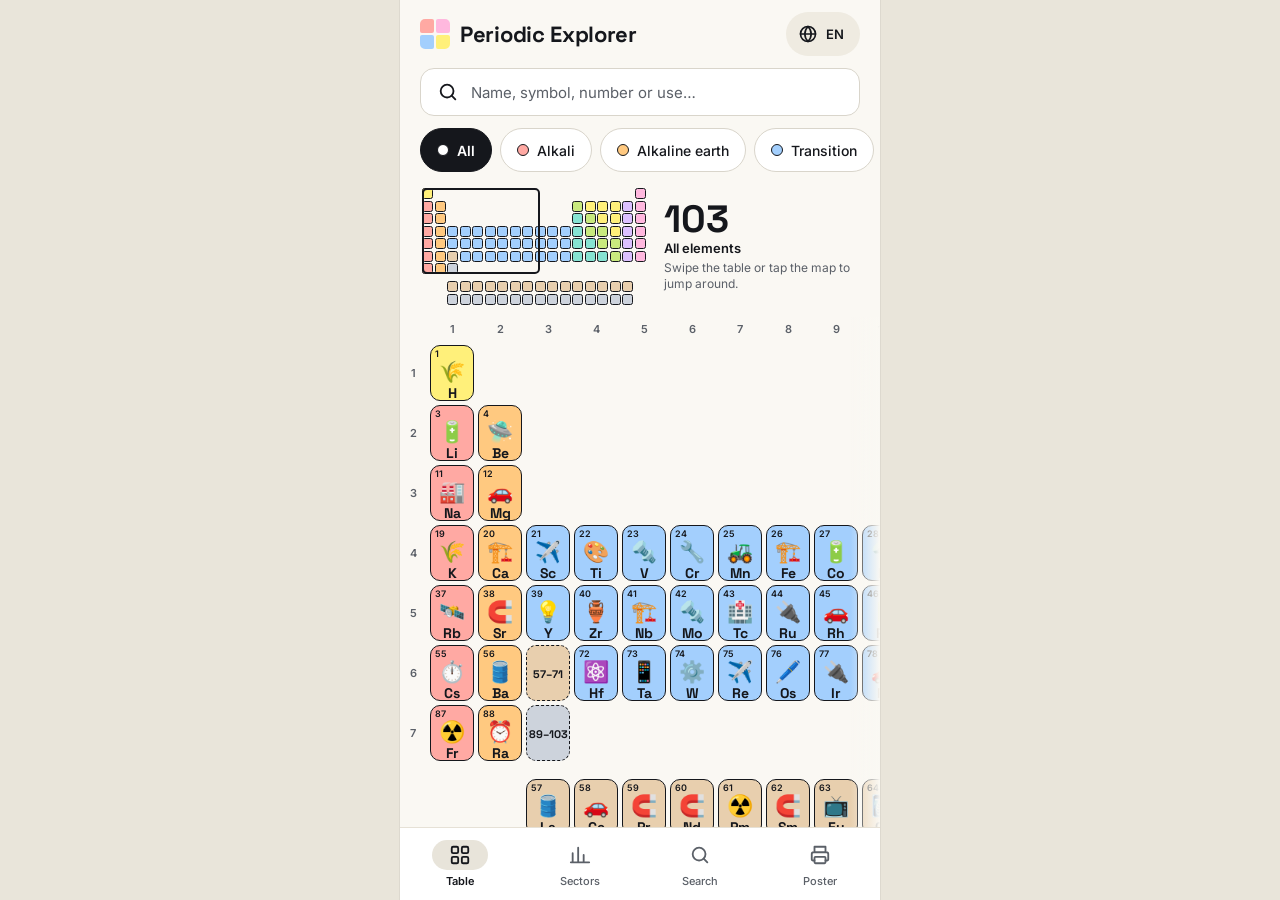
<file: index.html>
<!doctype html>
<html lang="en">
<head>
<meta charset="utf-8">
<meta name="viewport" content="width=device-width, initial-scale=1, viewport-fit=cover">
<title>Periodic Explorer</title>
<meta name="description" content="The periodic table with the most valuable economic use of every element. Search by name, symbol, number or use.">
<meta name="theme-color" content="#FAF8F3">
<link rel="manifest" href="manifest.webmanifest">
<link rel="icon" type="image/png" sizes="192x192" href="icons/icon-192.png">
<link rel="apple-touch-icon" href="icons/icon-192.png">
<link rel="preconnect" href="https://fonts.googleapis.com">
<link rel="preconnect" href="https://fonts.gstatic.com" crossorigin>
<link href="https://fonts.googleapis.com/css2?family=Inter:wght@400;500;600&family=Space+Grotesk:wght@500;700&display=swap" rel="stylesheet">
<link rel="stylesheet" href="app.css">
</head>
<body>
<div id="app">
  <main id="view"></main>
  <nav id="nav" class="nav" aria-label="Main"></nav>
</div>
<noscript>This app needs JavaScript.</noscript>
<script src="data.js"></script>
<script src="es.js"></script>
<script src="app.js"></script>
</body>
</html>
</file>
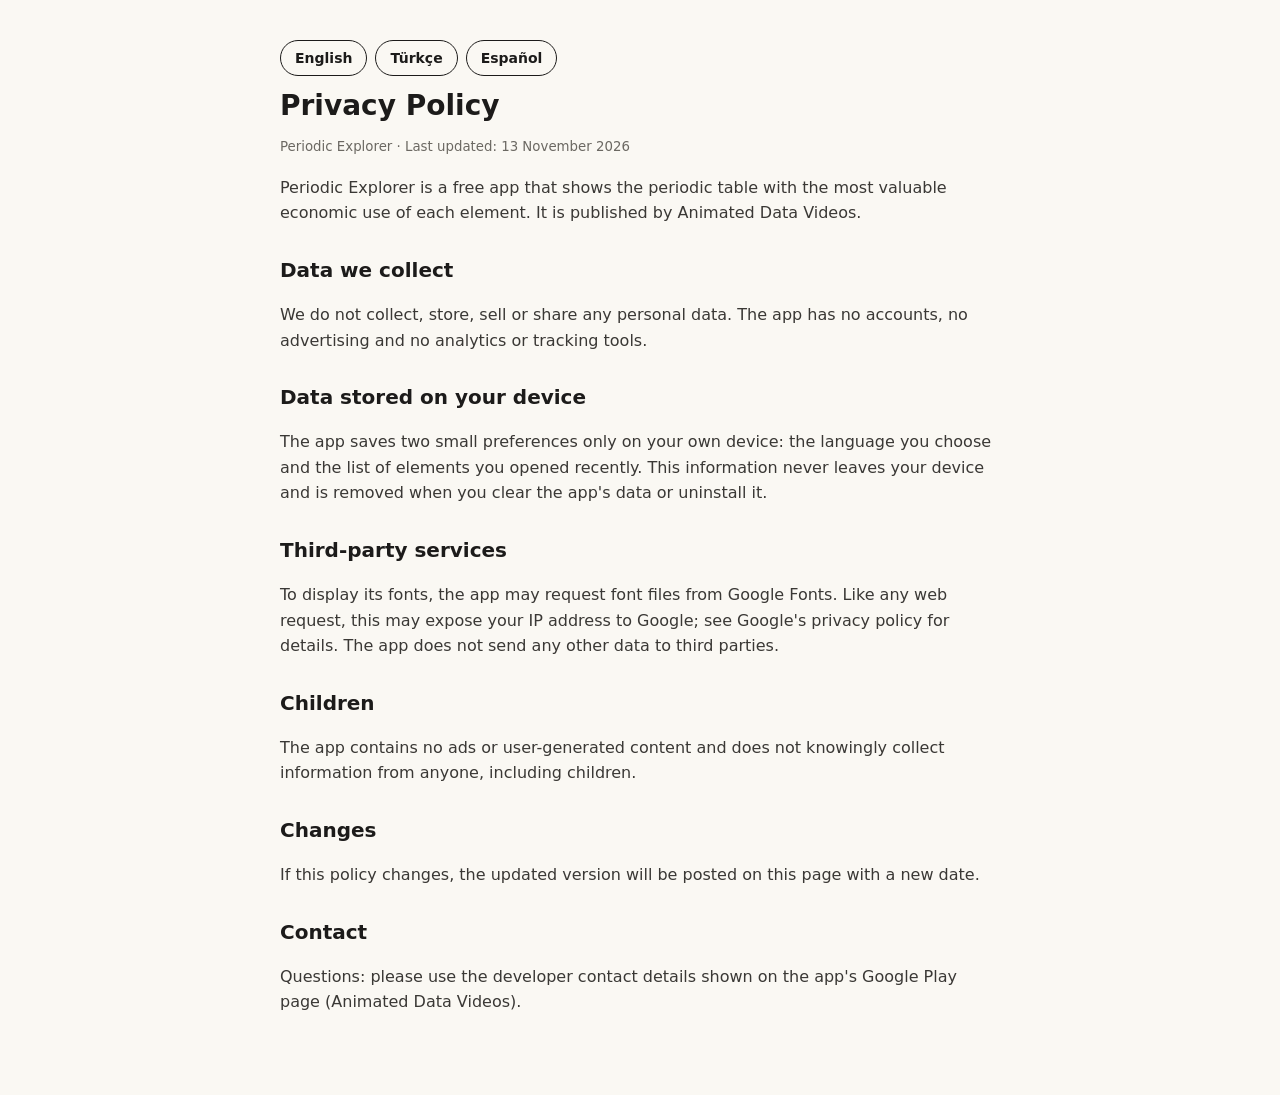
<file: privacy.html>
<!doctype html>
<html lang="en">
<head>
<meta charset="utf-8">
<meta name="viewport" content="width=device-width, initial-scale=1">
<title>Periodic Explorer – Privacy Policy</title>
<style>
  body{font:16px/1.6 system-ui,-apple-system,Segoe UI,Roboto,sans-serif;background:#FAF8F3;color:#1c1b1a;margin:0}
  main{max-width:720px;margin:0 auto;padding:24px 20px 64px}
  h1{font-size:28px;margin:8px 0 4px}
  h2{font-size:20px;margin:28px 0 6px}
  p,li{color:#3a3835}
  .nav{display:flex;gap:8px;margin:16px 0 8px}
  .nav a{padding:6px 14px;border:1.5px solid #1c1b1a;border-radius:999px;text-decoration:none;color:#1c1b1a;font-weight:600;font-size:14px}
  .nav a:target,.nav a.on{background:#1c1b1a;color:#fff}
  section{display:none}
  section:target{display:block}
  section#en{display:block}
  body:has(section:target) section#en:not(:target){display:none}
  small{color:#6b6862}
</style>
</head>
<body>
<main>
  <div class="nav"><a href="#en">English</a><a href="#tr">Türkçe</a><a href="#es">Español</a></div>

  <section id="en">
    <h1>Privacy Policy</h1>
    <small>Periodic Explorer · Last updated: 13 November 2026</small>
    <p>Periodic Explorer is a free app that shows the periodic table with the most valuable economic use of each element. It is published by Animated Data Videos.</p>
    <h2>Data we collect</h2>
    <p>We do not collect, store, sell or share any personal data. The app has no accounts, no advertising and no analytics or tracking tools.</p>
    <h2>Data stored on your device</h2>
    <p>The app saves two small preferences only on your own device: the language you choose and the list of elements you opened recently. This information never leaves your device and is removed when you clear the app's data or uninstall it.</p>
    <h2>Third-party services</h2>
    <p>To display its fonts, the app may request font files from Google Fonts. Like any web request, this may expose your IP address to Google; see Google's privacy policy for details. The app does not send any other data to third parties.</p>
    <h2>Children</h2>
    <p>The app contains no ads or user-generated content and does not knowingly collect information from anyone, including children.</p>
    <h2>Changes</h2>
    <p>If this policy changes, the updated version will be posted on this page with a new date.</p>
    <h2>Contact</h2>
    <p>Questions: please use the developer contact details shown on the app's Google Play page (Animated Data Videos).</p>
  </section>

  <section id="tr">
    <h1>Gizlilik Politikası</h1>
    <small>Periodic Explorer · Son güncelleme: 13 Kasım 2026</small>
    <p>Periodic Explorer, periyodik tabloyu ve her elementin en değerli ekonomik kullanımını gösteren ücretsiz bir uygulamadır. Yayıncı: Animated Data Videos.</p>
    <h2>Topladığımız veriler</h2>
    <p>Hiçbir kişisel veriyi toplamıyor, saklamıyor, satmıyor veya paylaşmıyoruz. Uygulamada hesap, reklam, analitik veya izleme aracı yoktur.</p>
    <h2>Cihazında saklanan veriler</h2>
    <p>Uygulama yalnızca senin cihazında iki küçük tercihi saklar: seçtiğin dil ve son baktığın elementlerin listesi. Bu bilgiler cihazından çıkmaz; uygulama verilerini temizlediğinde veya uygulamayı kaldırdığında silinir.</p>
    <h2>Üçüncü taraf hizmetler</h2>
    <p>Yazı tiplerini göstermek için uygulama Google Fonts'tan yazı tipi dosyaları isteyebilir. Her web isteğinde olduğu gibi IP adresin Google tarafından görülebilir; ayrıntılar için Google'ın gizlilik politikasına bakabilirsin. Uygulama başka hiçbir veriyi üçüncü taraflara göndermez.</p>
    <h2>Çocuklar</h2>
    <p>Uygulamada reklam veya kullanıcı içeriği yoktur ve çocuklar dahil kimseden bilerek bilgi toplamaz.</p>
    <h2>Değişiklikler</h2>
    <p>Politika değişirse güncel sürüm yeni tarihle bu sayfada yayınlanır.</p>
    <h2>İletişim</h2>
    <p>Sorular için: uygulamanın Google Play sayfasındaki geliştirici iletişim bilgilerini (Animated Data Videos) kullanabilirsin.</p>
  </section>

  <section id="es">
    <h1>Política de privacidad</h1>
    <small>Periodic Explorer · Última actualización: 13 de noviembre de 2026</small>
    <p>Periodic Explorer es una aplicación gratuita que muestra la tabla periódica con el uso económico más valioso de cada elemento. Publicada por Animated Data Videos.</p>
    <h2>Datos que recopilamos</h2>
    <p>No recopilamos, almacenamos, vendemos ni compartimos datos personales. La aplicación no tiene cuentas, publicidad ni herramientas de análisis o seguimiento.</p>
    <h2>Datos guardados en tu dispositivo</h2>
    <p>La aplicación guarda solo en tu dispositivo dos preferencias pequeñas: el idioma elegido y la lista de elementos que viste recientemente. Esa información nunca sale de tu dispositivo y se elimina al borrar los datos de la aplicación o desinstalarla.</p>
    <h2>Servicios de terceros</h2>
    <p>Para mostrar sus tipografías, la aplicación puede solicitar archivos de fuentes a Google Fonts. Como en cualquier solicitud web, Google puede ver tu dirección IP; consulta la política de privacidad de Google para más detalles. La aplicación no envía ningún otro dato a terceros.</p>
    <h2>Menores</h2>
    <p>La aplicación no contiene anuncios ni contenido generado por usuarios y no recopila información de nadie a sabiendas, incluidos los menores.</p>
    <h2>Cambios</h2>
    <p>Si esta política cambia, la versión actualizada se publicará en esta página con una nueva fecha.</p>
    <h2>Contacto</h2>
    <p>Preguntas: usa los datos de contacto del desarrollador que aparecen en la página de la aplicación en Google Play (Animated Data Videos).</p>
  </section>
</main>
</body>
</html>
</file>
<file: app.css>
:root{
  --paper:#FAF8F3;--ink:#15171C;--ink2:#2B2F36;--mute:#5B6068;--line:#E6E1D6;--line2:#D9D5CB;--chip:#EFEBE1;--nav:#E8E4DA;
  --alkali:#ffa9a3;--alkali-d:#d32f2f;--alkaline:#ffc980;--alkaline-d:#e67e00;--transition:#a3cffd;--transition-d:#1f6fd6;
  --posttrans:#86e3d2;--posttrans-d:#0f9a85;--metalloid:#c9ea7e;--metalloid-d:#6a9e1a;--nonmetal:#fff07a;--nonmetal-d:#d4a900;
  --halogen:#dcc0ff;--halogen-d:#8e44d6;--noble:#ffb8de;--noble-d:#d6307f;--lanthanide:#e8cfae;--lanthanide-d:#9c6b34;
  --actinide:#cdd3dc;--actinide-d:#5f6b7a;
}
*{box-sizing:border-box;-webkit-tap-highlight-color:transparent}
html,body{margin:0;height:100%;background:#E9E5DA;color:var(--ink);font-family:Inter,system-ui,-apple-system,'Segoe UI',Roboto,sans-serif}
a{color:inherit;text-decoration:none}
button{font:inherit;color:inherit;cursor:pointer}
.sym-font,.sy,h1,h2,h3{font-family:'Space Grotesk',Inter,system-ui,sans-serif}
.emoji{font-family:'Noto Color Emoji','Apple Color Emoji','Segoe UI Emoji',sans-serif}

#app{position:relative;width:100%;max-width:480px;height:100vh;height:100dvh;margin:0 auto;background:var(--paper);display:flex;flex-direction:column;overflow:hidden;box-shadow:0 0 0 1px rgba(0,0,0,.05)}
#view{flex:1;min-height:0;display:flex;flex-direction:column;overflow:hidden;position:relative}
.scroll{flex:1;min-height:0;overflow-y:auto;-webkit-overflow-scrolling:touch}

/* group colors */
.g-alkali{background:var(--alkali);border-color:var(--alkali-d)}
.g-alkaline{background:var(--alkaline);border-color:var(--alkaline-d)}
.g-transition{background:var(--transition);border-color:var(--transition-d)}
.g-posttrans{background:var(--posttrans);border-color:var(--posttrans-d)}
.g-metalloid{background:var(--metalloid);border-color:var(--metalloid-d)}
.g-nonmetal{background:var(--nonmetal);border-color:var(--nonmetal-d)}
.g-halogen{background:var(--halogen);border-color:var(--halogen-d)}
.g-noble{background:var(--noble);border-color:var(--noble-d)}
.g-lanthanide{background:var(--lanthanide);border-color:var(--lanthanide-d)}
.g-actinide{background:var(--actinide);border-color:var(--actinide-d)}

/* header */
.top{display:flex;align-items:center;justify-content:space-between;padding:12px 20px 4px;min-height:60px}
.brand{display:flex;align-items:center;gap:10px}
.logo{display:grid;grid-template-columns:1fr 1fr;gap:2px;width:30px;height:30px}
.logo i{display:block}
.logo i:nth-child(1){background:#ffa9a3;border-radius:5px 2px 2px 2px}.logo i:nth-child(2){background:#ffb8de;border-radius:2px 5px 2px 2px}
.logo i:nth-child(3){background:#a3cffd;border-radius:2px 2px 2px 5px}.logo i:nth-child(4){background:#fff07a;border-radius:2px 2px 5px 2px}
.brand b{font:700 22px 'Space Grotesk',sans-serif;letter-spacing:-.3px}
.lang{display:flex;gap:2px;padding:4px;height:44px;border-radius:22px;background:var(--chip)}
.lang button{width:44px;border:0;border-radius:18px;background:transparent;font-weight:600;font-size:13px}
.lang button.on{background:var(--ink);color:#fff}

.searchbar{display:flex;align-items:center;gap:12px;height:48px;margin:8px 20px 0;padding:0 16px;border-radius:14px;background:#fff;border:1.5px solid var(--line2);color:var(--mute);font-size:15px}
.chips{display:flex;gap:8px;padding:12px 20px 0;overflow-x:auto;scrollbar-width:none;flex:none}
.chips::-webkit-scrollbar{display:none}
.chip{display:flex;align-items:center;gap:8px;height:44px;padding:0 16px;border-radius:22px;border:1.5px solid var(--line2);background:#fff;font-size:14px;font-weight:500;white-space:nowrap;flex:none}
.chip.on{font-weight:600}
.chip.on.g-all{background:var(--ink);border-color:var(--ink);color:#fff}
.dot{width:12px;height:12px;border-radius:50%;border:1.5px solid;flex:none}
.dot.g-all{background:#fff;border-color:var(--ink)}

/* overview */
.overview{display:flex;align-items:center;gap:16px;padding:14px 20px 0;flex:none}
.map{position:relative;flex:none;padding:2px}
.mapgrid{display:grid;grid-template-columns:repeat(18,11px);grid-template-rows:repeat(7,11px) 4px repeat(2,11px);gap:1.5px}
.mc{width:11px;height:11px;border-radius:2.5px;border:1px solid}
.mc.dim{opacity:.22}
.frame{position:absolute;border:2px solid var(--ink);border-radius:5px;pointer-events:none}
.ovtext b.n{display:block;font:700 38px/38px 'Space Grotesk',sans-serif}
.ovtext .gn{font-size:13px;font-weight:600;margin-top:2px}
.ovtext .hint{font-size:12px;color:var(--mute);margin-top:4px;line-height:16px}

/* zoomed table */
.tablewrap{position:relative;flex:1;min-height:0;margin-top:10px}
.tscroll{position:absolute;inset:0;overflow:auto;-webkit-overflow-scrolling:touch;padding-bottom:120px}
.tgrid{display:grid;grid-template-columns:26px repeat(18,44px);grid-template-rows:24px repeat(7,56px) 10px repeat(2,56px);gap:4px;width:max-content;padding:0 20px 0 0}
.th{position:sticky;top:0;z-index:3;background:var(--paper);display:flex;align-items:center;justify-content:center;font-size:11px;font-weight:600;color:var(--mute)}
.tp{position:sticky;left:0;z-index:3;background:var(--paper);display:flex;align-items:center;justify-content:center;font-size:11px;font-weight:600;color:var(--mute)}
.th.corner{z-index:4;left:0}
.cell{position:relative;width:44px;height:56px;border:1.5px solid;border-radius:10px;display:flex;flex-direction:column;align-items:center;padding:3px 0 0;cursor:pointer;color:var(--ink);overflow:hidden}
.cell .num{align-self:flex-start;margin-left:4px;font-size:9px;font-weight:600;line-height:10px}
.cell .emo{font-size:21px;line-height:26px}
.cell .sy{font-weight:700;font-size:14px;line-height:16px}
.cell.dim{opacity:.22}
.cell.sel{box-shadow:0 0 0 2.5px var(--ink);z-index:2}
.cell.ph{justify-content:center;border-style:dashed;cursor:default}
.cell.ph .sy{font-size:11px}
.fade{position:absolute;right:0;top:0;bottom:0;width:30px;background:linear-gradient(90deg,rgba(250,248,243,0),var(--paper));pointer-events:none;z-index:5}

/* peek card */
.peek{position:absolute;left:12px;right:12px;bottom:12px;display:flex;align-items:center;gap:14px;padding:12px 14px;border-radius:22px;background:#fff;box-shadow:0 8px 28px rgba(21,23,28,.16),0 0 0 1px rgba(21,23,28,.06);z-index:20}
.peek .big{width:60px;height:60px;border-radius:16px;border:1.5px solid;display:flex;align-items:center;justify-content:center;font-size:32px;flex:none}
.peek .tx{flex:1;min-width:0}
.peek .nm{display:flex;align-items:baseline;gap:8px}.peek .nm b{font:700 20px 'Space Grotesk',sans-serif}.peek .nm span{font-size:13px;color:var(--mute)}
.peek .lab{font-size:12px;color:var(--mute);margin-top:4px;letter-spacing:.4px;text-transform:uppercase}
.peek .use{font-size:16px;font-weight:600;margin-top:1px}

/* nav */
.nav{display:flex;flex:none;background:#fff;border-top:1px solid var(--line);padding-bottom:env(safe-area-inset-bottom)}
.nav a{flex:1;height:72px;display:flex;flex-direction:column;align-items:center;justify-content:center;gap:4px;color:var(--mute);font-size:11px;font-weight:500}
.nav a .pill{width:56px;height:30px;border-radius:15px;display:flex;align-items:center;justify-content:center}
.nav a.on{color:var(--ink);font-weight:600}
.nav a.on .pill{background:var(--nav)}
.nav svg{width:22px;height:22px;fill:none;stroke:currentColor;stroke-width:2;stroke-linecap:round;stroke-linejoin:round}

/* search */
.sbar{display:flex;align-items:center;gap:4px;padding:12px 12px 0 8px}
.sbar .back{width:48px;height:48px;display:flex;align-items:center;justify-content:center;border:0;background:transparent;flex:none}
.sbar .field{flex:1;min-width:0;display:flex;align-items:center;height:48px;padding:0 6px 0 16px;border-radius:14px;background:#fff;border:2px solid var(--ink)}
.sbar input::-webkit-search-cancel-button,.sbar input::-webkit-search-decoration{display:none;-webkit-appearance:none}
.sbar input{flex:1;min-width:0;border:0;outline:0;background:transparent;font:500 17px Inter,sans-serif;color:var(--ink)}
.sbar .clear{width:40px;height:40px;border:0;background:transparent;display:flex;align-items:center;justify-content:center}
.seg{display:flex;align-items:center;height:44px;padding:0 16px;border-radius:22px;border:1.5px solid var(--line2);background:#fff;font-size:14px;font-weight:500;white-space:nowrap;flex:none}
.seg.on{background:var(--ink);border-color:var(--ink);color:#fff;font-weight:600}
.rhead{display:flex;align-items:baseline;justify-content:space-between;padding:18px 20px 8px}
.rhead b{font:700 18px 'Space Grotesk',sans-serif}.rhead span{font-size:13px;color:var(--mute)}
.rlist{display:flex;flex-direction:column;gap:10px;padding:0 16px 16px}
.row{display:flex;align-items:center;gap:14px;padding:10px 14px 10px 10px;border-radius:18px;background:#fff;border:1px solid var(--line);min-height:76px}
.tile{width:52px;height:60px;border:1.5px solid;border-radius:12px;display:flex;flex-direction:column;align-items:center;justify-content:center;flex:none}
.tile .n{font:600 10px/12px Inter,sans-serif;align-self:flex-start;margin-left:6px}
.tile .s{font:700 22px/26px 'Space Grotesk',sans-serif}
.row .mid{flex:1;min-width:0}.row .mid b{display:block;font-size:17px;font-weight:600}.row .mid span{display:block;font-size:15px;margin-top:3px;color:var(--ink2)}
.row .em{font-size:30px;flex:none}
mark{background:#FFE36B;color:var(--ink);border-radius:3px;padding:0 1px}
.label{font-size:12px;font-weight:600;letter-spacing:.5px;text-transform:uppercase;color:var(--mute)}
.wrap{display:flex;flex-wrap:wrap;gap:8px;margin-top:10px}
.empty{padding:40px 24px;text-align:center;color:var(--mute);line-height:22px}

/* detail */
.hero{position:relative;flex:none;height:318px;border-radius:0 0 32px 32px;overflow:hidden;border:0}
.hero .halo{position:absolute;left:50%;top:70px;width:320px;height:320px;margin-left:-160px;border-radius:50%;background:rgba(255,255,255,.35)}
.hero .bar{position:absolute;left:0;right:0;top:0;display:flex;align-items:center;justify-content:space-between;padding:12px 8px 0}
.hero .bar button{width:48px;height:48px;border:0;background:transparent;display:flex;align-items:center;justify-content:center}
.hero .bar .cat{font-size:13px;font-weight:600;letter-spacing:.5px;text-transform:uppercase}
.hero .hn{position:absolute;left:24px;top:76px;font:600 15px 'Space Grotesk',sans-serif}
.hero .hs{position:absolute;right:24px;top:56px;font:700 84px/84px 'Space Grotesk',sans-serif;letter-spacing:-2px}
.hero .he{position:absolute;left:0;right:0;top:92px;text-align:center;font-size:100px;line-height:116px}
.hero .ht{position:absolute;left:0;right:0;bottom:22px;text-align:center}
.hero .ht b{display:block;font:700 34px/38px 'Space Grotesk',sans-serif}
.hero .ht span{font-size:14px;color:#1B2B44}
.sec{padding:22px 20px 0}
.sec h2{margin:4px 0 0;font:700 26px/32px 'Space Grotesk',sans-serif}
.sec p{margin:10px 0 0;font-size:16px;line-height:24px;color:var(--ink2)}
.pill2{display:flex;align-items:center;height:44px;padding:0 18px;border-radius:22px;border:1.5px solid var(--line2);background:#fff;font-size:15px;font-weight:500}
.actions{display:flex;align-items:center;gap:10px;padding:10px 16px 16px;flex:none;background:var(--paper)}
.actions .step{width:64px;height:56px;border-radius:16px;background:#fff;border:1.5px solid var(--line2);display:flex;flex-direction:column;align-items:center;justify-content:center;flex:none;font:700 15px 'Space Grotesk',sans-serif}
.actions .step small{font:500 10px Inter,sans-serif;color:var(--mute)}
.btn{flex:1;height:56px;border-radius:28px;background:var(--ink);color:#fff;border:0;display:flex;align-items:center;justify-content:center;gap:10px;font-size:16px;font-weight:600}
.btn svg{width:20px;height:20px;fill:none;stroke:#fff;stroke-width:2;stroke-linecap:round;stroke-linejoin:round}
.btn.ghost{background:#fff;color:var(--ink);border:1.5px solid var(--line2);flex:none;width:56px}
.btn.ghost svg{stroke:var(--ink)}

/* sectors */
.page-h{padding:20px 20px 0}.page-h h1{margin:0;font:700 30px/34px 'Space Grotesk',sans-serif;letter-spacing:-.4px}.page-h p{margin:4px 0 0;font-size:15px;line-height:22px;color:var(--mute)}
.sgrid{display:grid;grid-template-columns:1fr 1fr;gap:12px;padding:18px 20px 20px}
.scard{display:flex;flex-direction:column;gap:6px;padding:14px;border-radius:20px;background:#fff;border:1px solid var(--line);min-height:140px;text-align:left}
.scard .t{display:flex;align-items:center;justify-content:space-between}.scard .t .e{font-size:32px;line-height:38px}.scard .t span{font-size:12px;font-weight:600;color:var(--mute)}
.scard b{font:700 17px/21px 'Space Grotesk',sans-serif}
.scard .cs{display:flex;flex-wrap:wrap;gap:4px;margin-top:auto}
.sc{width:28px;height:28px;border-radius:8px;border:1.5px solid;display:flex;align-items:center;justify-content:center;font:700 12px 'Space Grotesk',sans-serif}
.more{width:28px;height:28px;display:flex;align-items:center;justify-content:center;font-size:12px;font-weight:600;color:var(--mute)}
.backrow{display:flex;align-items:center;gap:4px;padding:12px 12px 0 8px}
.backrow button{width:48px;height:48px;border:0;background:transparent;display:flex;align-items:center;justify-content:center}
.backrow b{font:700 22px 'Space Grotesk',sans-serif}

/* poster */
.paper{margin:18px 20px 0;padding:10px;border-radius:14px;background:#fff;box-shadow:0 10px 30px rgba(21,23,28,.14),0 0 0 1px rgba(21,23,28,.06)}
.paper .pt{font:700 11px 'Space Grotesk',sans-serif;letter-spacing:.8px;text-align:center;margin-bottom:6px}
.pgrid{display:grid;grid-template-columns:repeat(18,minmax(0,1fr));grid-template-rows:repeat(7,auto) 6px repeat(2,auto);gap:1.5px}
.pc{aspect-ratio:1;border-radius:3px;border:1.5px solid}
.opts{display:flex;gap:4px;padding:4px;border-radius:28px;background:var(--chip);height:56px}
.opts button{flex:1;border:0;border-radius:24px;background:transparent;font-size:15px;font-weight:500}
.opts button.on{background:var(--ink);color:#fff;font-weight:600}
.note{padding:14px 20px 0;font-size:13px;line-height:19px;color:var(--mute)}
.toast{position:absolute;left:50%;bottom:96px;transform:translateX(-50%);background:var(--ink);color:#fff;padding:12px 18px;border-radius:14px;font-size:14px;z-index:50}

svg{fill:none;stroke:currentColor;stroke-width:2;stroke-linecap:round;stroke-linejoin:round}
.peek svg{width:24px;height:24px;stroke-width:2.2}
.pagehead{display:flex;align-items:flex-start;justify-content:space-between;gap:12px;padding:16px 20px 0}
.pagehead .page-h{padding:4px 0 0}

.langmenu{position:relative;flex:none}
.langbtn{height:44px;padding:0 16px 0 12px;border-radius:22px;border:0;background:var(--chip);display:flex;align-items:center;gap:8px;font-weight:600;font-size:13px}
.langbtn .globe{display:flex}.langbtn svg{width:20px;height:20px}
.langlist{position:absolute;right:0;top:50px;min-width:168px;padding:6px;background:#fff;border-radius:16px;box-shadow:0 10px 30px rgba(21,23,28,.18),0 0 0 1px rgba(21,23,28,.06);z-index:60}
.langlist button{display:flex;align-items:center;justify-content:space-between;width:100%;height:48px;padding:0 14px;border:0;border-radius:12px;background:transparent;font-size:15px;text-align:left}
.langlist button.on{font-weight:600;background:var(--chip)}
</file>
